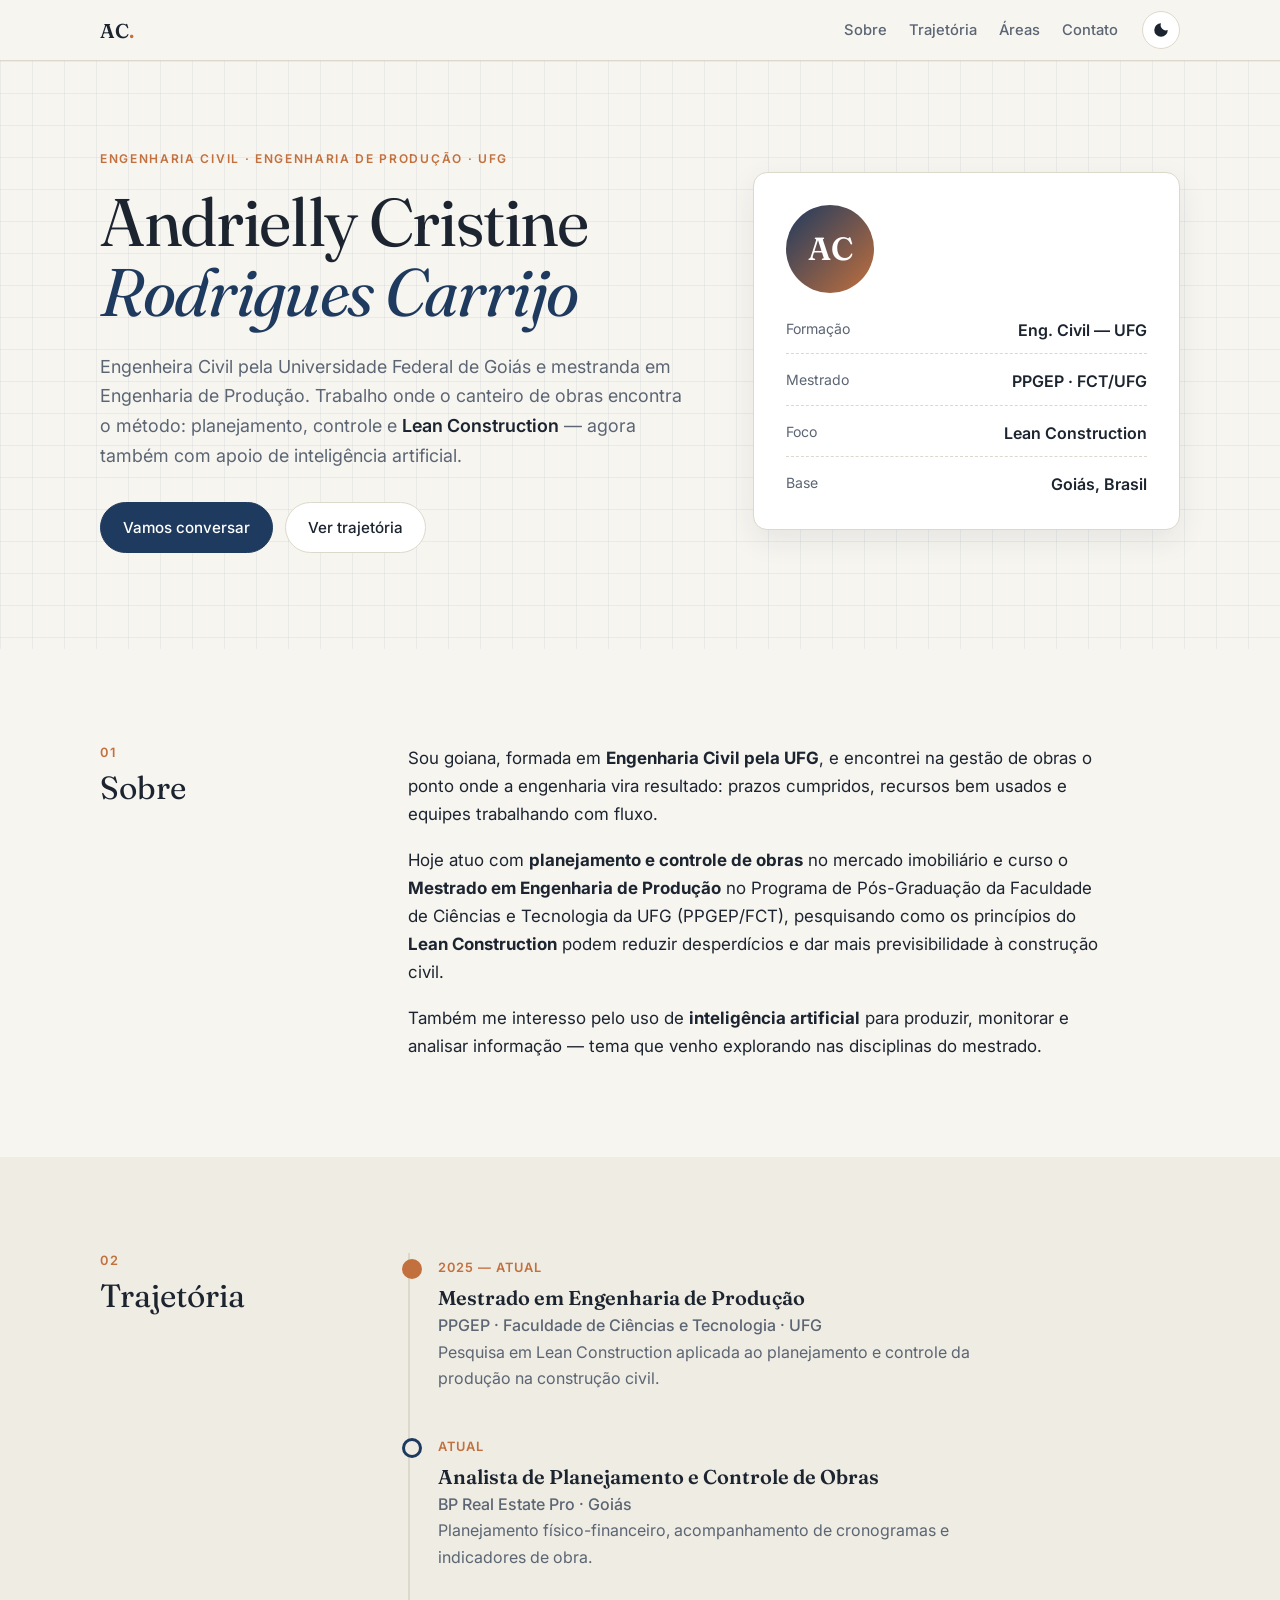
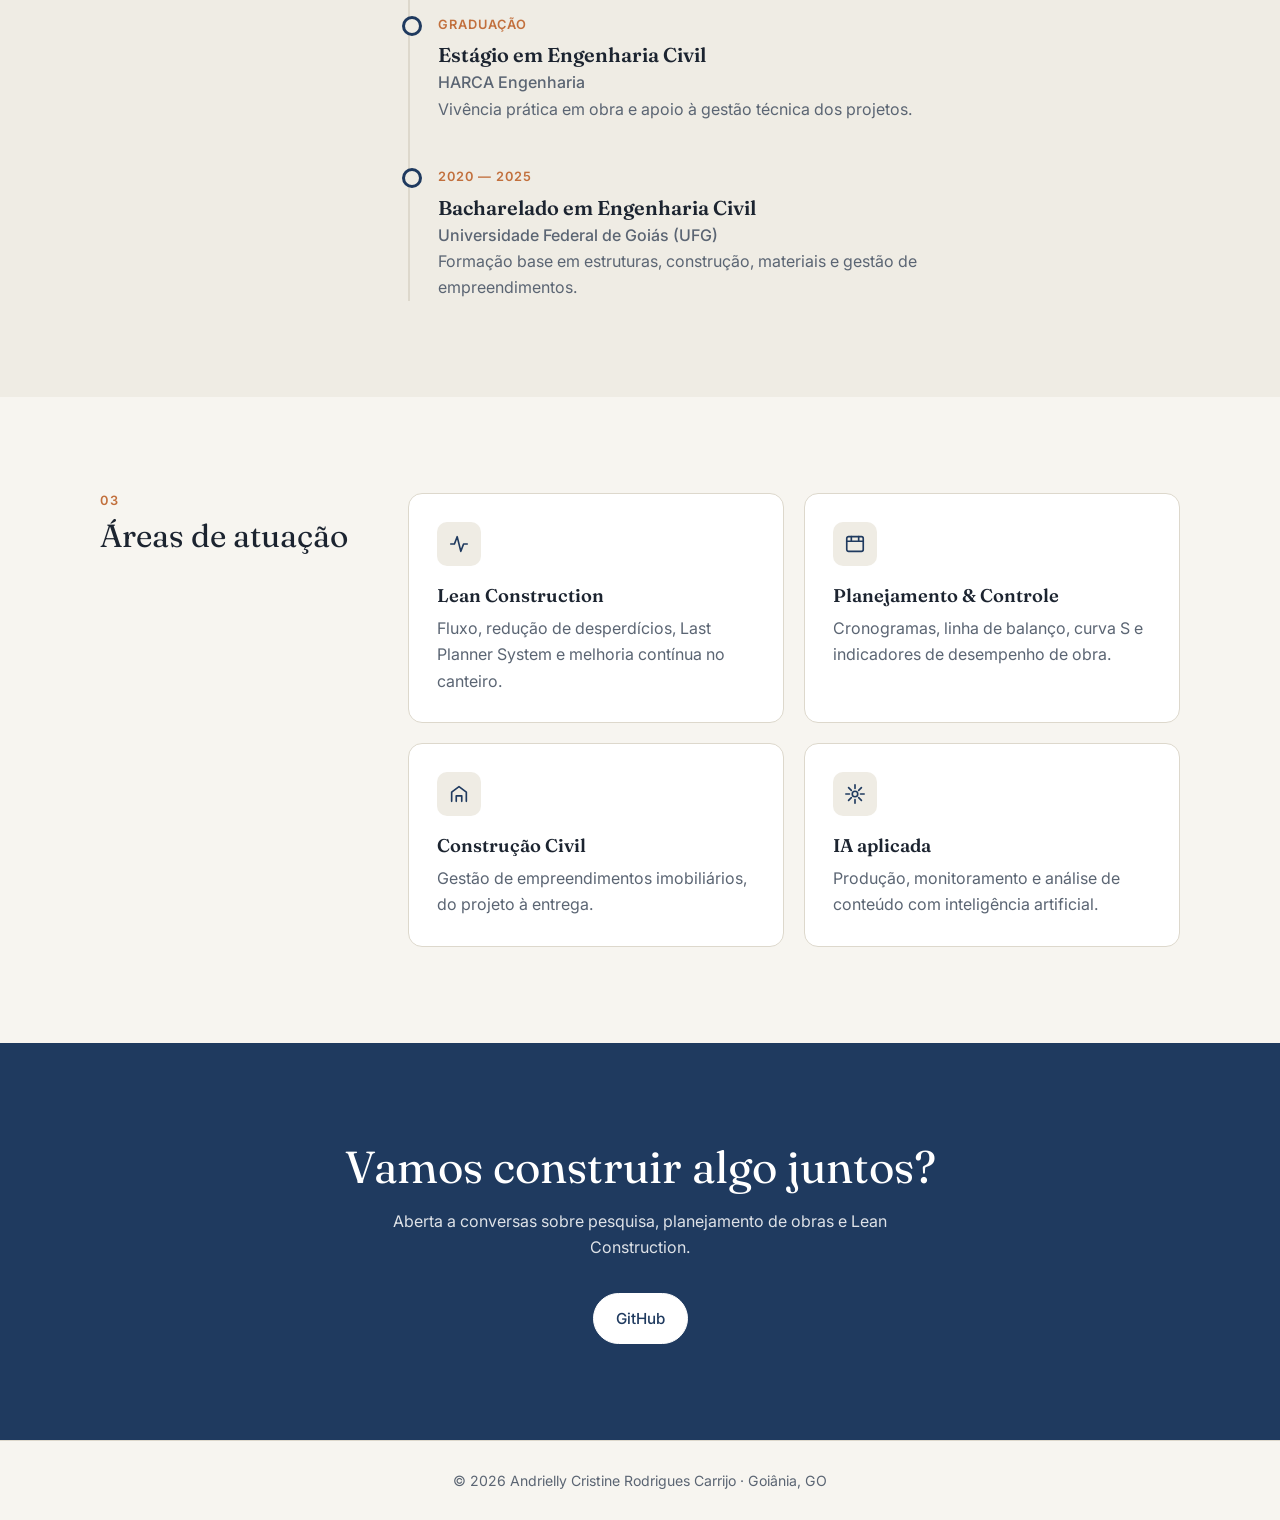
<file: index.html>
<!doctype html>
<html lang="pt-BR">
<head>
  <meta charset="utf-8">
  <meta name="viewport" content="width=device-width, initial-scale=1">
  <title>Andrielly Carrijo</title>
  <meta name="description" content="Andrielly Cristine Rodrigues Carrijo — Engenheira Civil pela UFG, mestranda em Engenharia de Produção (PPGEP/FCT/UFG) com foco em Lean Construction e planejamento e controle de obras.">
  <meta property="og:title" content="Andrielly Carrijo — Engenharia, Lean Construction e Planejamento de Obras">
  <meta property="og:description" content="Engenheira Civil (UFG) e mestranda em Engenharia de Produção, unindo canteiro de obras, Lean Construction e inteligência artificial.">
  <meta property="og:type" content="website">
  <meta name="color-scheme" content="light dark">
  <meta name="theme-color" content="#f7f5f0" media="(prefers-color-scheme: light)">
  <meta name="theme-color" content="#11161d" media="(prefers-color-scheme: dark)">
  <link rel="icon" href="favicon.svg" type="image/svg+xml">
  <script>try{var t=localStorage.getItem("theme");if(t)document.documentElement.setAttribute("data-theme",t)}catch(e){}</script>
  <link rel="preconnect" href="https://fonts.googleapis.com">
  <link rel="preconnect" href="https://fonts.gstatic.com" crossorigin>
  <link href="https://fonts.googleapis.com/css2?family=Fraunces:opsz,wght@9..144,400;9..144,600&family=Inter:wght@400;500;600&display=swap" rel="stylesheet">
  <link rel="stylesheet" href="styles.css">
</head>
<body>
  <a class="skip" href="#conteudo">Pular para o conteúdo</a>

  <header class="topbar">
    <div class="wrap topbar__inner">
      <a href="#inicio" class="brand" aria-label="Início">AC<span>.</span></a>
      <nav class="nav" aria-label="Seções">
        <a href="#sobre">Sobre</a>
        <a href="#trajetoria">Trajetória</a>
        <a href="#areas">Áreas</a>
        <a href="#contato">Contato</a>
      </nav>
      <button class="theme-toggle" type="button" aria-label="Alternar entre modo claro e escuro" title="Alternar modo claro/escuro">
        <svg class="icon-moon" viewBox="0 0 24 24" width="18" height="18" aria-hidden="true"><path fill="currentColor" d="M12 3a9 9 0 1 0 9 9 7 7 0 0 1-9-9Z"/></svg>
        <svg class="icon-sun" viewBox="0 0 24 24" width="18" height="18" aria-hidden="true" fill="none" stroke="currentColor" stroke-width="2" stroke-linecap="round"><circle cx="12" cy="12" r="4.5"/><path d="M12 2v2M12 20v2M2 12h2M20 12h2M4.9 4.9l1.4 1.4M17.7 17.7l1.4 1.4M4.9 19.1l1.4-1.4M17.7 6.3l1.4-1.4"/></svg>
      </button>
    </div>
  </header>

  <main id="conteudo">
    <!-- HERO -->
    <section id="inicio" class="hero">
      <div class="wrap hero__grid">
        <div>
          <p class="eyebrow">Engenharia Civil · Engenharia de Produção · UFG</p>
          <h1>Andrielly Cristine<br><em>Rodrigues Carrijo</em></h1>
          <p class="lede">
            Engenheira Civil pela Universidade Federal de Goiás e mestranda em Engenharia de Produção.
            Trabalho onde o canteiro de obras encontra o método: planejamento, controle e
            <strong>Lean Construction</strong> — agora também com apoio de inteligência artificial.
          </p>
          <div class="cta">
            <a class="btn btn--primary" href="#contato">Vamos conversar</a>
            <a class="btn" href="#trajetoria">Ver trajetória</a>
          </div>
        </div>

        <figure class="hero__card" aria-label="Resumo">
          <div class="monogram" aria-hidden="true">AC</div>
          <dl class="facts">
            <div><dt>Formação</dt><dd>Eng. Civil — UFG</dd></div>
            <div><dt>Mestrado</dt><dd>PPGEP · FCT/UFG</dd></div>
            <div><dt>Foco</dt><dd>Lean Construction</dd></div>
            <div><dt>Base</dt><dd>Goiás, Brasil</dd></div>
          </dl>
        </figure>
      </div>
    </section>

    <!-- SOBRE -->
    <section id="sobre" class="section">
      <div class="wrap two-col">
        <h2 class="section__title"><span>01</span> Sobre</h2>
        <div class="prose">
          <p>
            Sou goiana, formada em <strong>Engenharia Civil pela UFG</strong>, e encontrei na gestão de obras
            o ponto onde a engenharia vira resultado: prazos cumpridos, recursos bem usados e equipes
            trabalhando com fluxo.
          </p>
          <p>
            Hoje atuo com <strong>planejamento e controle de obras</strong> no mercado imobiliário e
            curso o <strong>Mestrado em Engenharia de Produção</strong> no Programa de Pós-Graduação da
            Faculdade de Ciências e Tecnologia da UFG (PPGEP/FCT), pesquisando como os princípios do
            <strong>Lean Construction</strong> podem reduzir desperdícios e dar mais previsibilidade à
            construção civil.
          </p>
          <p>
            Também me interesso pelo uso de <strong>inteligência artificial</strong> para produzir,
            monitorar e analisar informação — tema que venho explorando nas disciplinas do mestrado.
          </p>
        </div>
      </div>
    </section>

    <!-- TRAJETÓRIA -->
    <section id="trajetoria" class="section section--alt">
      <div class="wrap two-col">
        <h2 class="section__title"><span>02</span> Trajetória</h2>
        <ol class="timeline">
          <li class="reveal">
            <span class="timeline__date">2025 — atual</span>
            <h3>Mestrado em Engenharia de Produção</h3>
            <p class="timeline__org">PPGEP · Faculdade de Ciências e Tecnologia · UFG</p>
            <p>Pesquisa em Lean Construction aplicada ao planejamento e controle da produção na construção civil.</p>
          </li>
          <li class="reveal">
            <span class="timeline__date">Atual</span>
            <h3>Analista de Planejamento e Controle de Obras</h3>
            <p class="timeline__org">BP Real Estate Pro · Goiás</p>
            <p>Planejamento físico-financeiro, acompanhamento de cronogramas e indicadores de obra.</p>
          </li>
          <li class="reveal">
            <span class="timeline__date">Graduação</span>
            <h3>Estágio em Engenharia Civil</h3>
            <p class="timeline__org">HARCA Engenharia</p>
            <p>Vivência prática em obra e apoio à gestão técnica dos projetos.</p>
          </li>
          <li class="reveal">
            <span class="timeline__date">2020 — 2025</span>
            <h3>Bacharelado em Engenharia Civil</h3>
            <p class="timeline__org">Universidade Federal de Goiás (UFG)</p>
            <p>Formação base em estruturas, construção, materiais e gestão de empreendimentos.</p>
          </li>
        </ol>
      </div>
    </section>

    <!-- ÁREAS -->
    <section id="areas" class="section">
      <div class="wrap two-col">
        <h2 class="section__title"><span>03</span> Áreas de atuação</h2>
        <div class="cards">
          <article class="card reveal">
            <div class="card__icon" aria-hidden="true">
              <svg viewBox="0 0 24 24"><path d="M3 12h4l3-8 4 16 3-8h4" /></svg>
            </div>
            <h3>Lean Construction</h3>
            <p>Fluxo, redução de desperdícios, Last Planner System e melhoria contínua no canteiro.</p>
          </article>
          <article class="card reveal">
            <div class="card__icon" aria-hidden="true">
              <svg viewBox="0 0 24 24"><rect x="3" y="4" width="18" height="16" rx="2"/><path d="M3 9h18M8 4v5M16 4v5"/></svg>
            </div>
            <h3>Planejamento &amp; Controle</h3>
            <p>Cronogramas, linha de balanço, curva S e indicadores de desempenho de obra.</p>
          </article>
          <article class="card reveal">
            <div class="card__icon" aria-hidden="true">
              <svg viewBox="0 0 24 24"><path d="M4 20V10l8-6 8 6v10"/><path d="M9 20v-6h6v6"/></svg>
            </div>
            <h3>Construção Civil</h3>
            <p>Gestão de empreendimentos imobiliários, do projeto à entrega.</p>
          </article>
          <article class="card reveal">
            <div class="card__icon" aria-hidden="true">
              <svg viewBox="0 0 24 24"><circle cx="12" cy="12" r="3"/><path d="M12 2v4M12 18v4M2 12h4M18 12h4M5 5l3 3M16 16l3 3M5 19l3-3M16 8l3-3"/></svg>
            </div>
            <h3>IA aplicada</h3>
            <p>Produção, monitoramento e análise de conteúdo com inteligência artificial.</p>
          </article>
        </div>
      </div>
    </section>

    <!-- CONTATO -->
    <section id="contato" class="section section--contact">
      <div class="wrap contact">
        <h2>Vamos construir algo juntos?</h2>
        <p>Aberta a conversas sobre pesquisa, planejamento de obras e Lean Construction.</p>
        <div class="contact__links">
          <!-- TODO: descomente e coloque o endereço do seu LinkedIn -->
          <!-- <a class="btn" href="https://www.linkedin.com/in/SEU_PERFIL" target="_blank" rel="noopener">LinkedIn</a> -->
          <a class="btn btn--primary" href="https://github.com/andriellycarrijo123-sys" target="_blank" rel="noopener">GitHub</a>
          <!-- TODO: adicione seu link do Currículo Lattes, se quiser -->
          <!-- <a class="btn" href="http://lattes.cnpq.br/SEU_ID" target="_blank" rel="noopener">Lattes</a> -->
          <!-- TODO: adicione seu e-mail, se quiser -->
          <!-- <a class="btn" href="mailto:seu@email.com">E-mail</a> -->
        </div>
      </div>
    </section>
  </main>

  <footer class="footer">
    <div class="wrap">
      <p>© <span id="ano">2026</span> Andrielly Cristine Rodrigues Carrijo · Goiânia, GO</p>
    </div>
  </footer>

  <script src="script.js"></script>
</body>
</html>
</file>
<file: styles.css>
:root {
  --bg: #f7f5f0;
  --bg-alt: #efece4;
  --surface: #ffffff;
  --text: #1c2430;
  --muted: #5b6573;
  --line: #ddd8cc;
  --accent: #1f3a5f;
  --accent-2: #c2703d;
  --accent-contrast: #ffffff;
  --grid: rgba(31, 58, 95, 0.06);
  --shadow: 0 10px 30px rgba(28, 36, 48, 0.08);
  --radius: 14px;
  --serif: "Fraunces", Georgia, serif;
  --sans: "Inter", system-ui, -apple-system, "Segoe UI", sans-serif;
}

@media (prefers-color-scheme: dark) {
  :root:not([data-theme="light"]) {
    --bg: #11161d;
    --bg-alt: #161c25;
    --surface: #1b2230;
    --text: #e8e4da;
    --muted: #a0a8b5;
    --line: #2a3342;
    --accent: #8fb3e0;
    --accent-2: #e59a68;
    --accent-contrast: #0e1520;
    --grid: rgba(143, 179, 224, 0.05);
    --shadow: 0 10px 30px rgba(0, 0, 0, 0.35);
  }
}
:root[data-theme="light"] { color-scheme: light; }
:root[data-theme="dark"] {
  color-scheme: dark;
  --bg: #11161d;
  --bg-alt: #161c25;
  --surface: #1b2230;
  --text: #e8e4da;
  --muted: #a0a8b5;
  --line: #2a3342;
  --accent: #8fb3e0;
  --accent-2: #e59a68;
  --accent-contrast: #0e1520;
  --grid: rgba(143, 179, 224, 0.05);
  --shadow: 0 10px 30px rgba(0, 0, 0, 0.35);
}

* { box-sizing: border-box; }
html { scroll-behavior: smooth; scroll-padding-top: 72px; }
body {
  margin: 0;
  background: var(--bg);
  color: var(--text);
  font: 16px/1.65 var(--sans);
  -webkit-font-smoothing: antialiased;
  overflow-x: hidden;
}
img, svg { display: block; max-width: 100%; }
a { color: var(--accent); }
h1, h2, h3 { line-height: 1.15; margin: 0; }

.wrap { width: min(1080px, 100% - 32px); margin-inline: auto; }

.skip { position: absolute; left: -999px; }
.skip:focus { left: 16px; top: 16px; z-index: 100; background: var(--surface); padding: 8px 12px; border-radius: 8px; }

/* Top bar */
.topbar {
  position: sticky; top: 0; z-index: 50;
  background: color-mix(in srgb, var(--bg) 85%, transparent);
  backdrop-filter: blur(10px);
  border-bottom: 1px solid var(--line);
}
.topbar__inner { display: flex; align-items: center; gap: 24px; height: 60px; }
.brand { font: 600 1.25rem var(--serif); color: var(--text); text-decoration: none; margin-right: auto; }
.brand span { color: var(--accent-2); }
.nav { display: flex; gap: 22px; }
.nav a { color: var(--muted); text-decoration: none; font-size: .92rem; font-weight: 500; }
.nav a:hover { color: var(--text); }
.theme-toggle {
  border: 1px solid var(--line); background: var(--surface); color: var(--text);
  width: 38px; height: 38px; border-radius: 50%; display: grid; place-items: center; cursor: pointer;
  transition: transform .2s ease, border-color .2s ease;
}
.theme-toggle:hover { transform: rotate(-15deg); border-color: var(--accent); }
.theme-toggle:focus-visible { outline: 2px solid var(--accent); outline-offset: 2px; }
.theme-toggle svg { grid-area: 1 / 1; }

/* Ícone: lua no modo claro, sol no modo escuro */
.icon-sun { display: none; }
:root[data-theme="dark"] .icon-moon { display: none; }
:root[data-theme="dark"] .icon-sun { display: block; }
@media (prefers-color-scheme: dark) {
  :root:not([data-theme="light"]) .icon-moon { display: none; }
  :root:not([data-theme="light"]) .icon-sun { display: block; }
}

/* Transição suave ao trocar de tema */
body, .topbar, .hero__card, .card, .section--alt, .btn, .theme-toggle, .footer {
  transition-property: background-color, color, border-color, transform, box-shadow;
  transition-duration: .3s, .3s, .3s, .15s, .15s;
}

/* Hero */
.hero {
  padding: 88px 0 96px;
  background-image:
    linear-gradient(var(--grid) 1px, transparent 1px),
    linear-gradient(90deg, var(--grid) 1px, transparent 1px);
  background-size: 32px 32px;
}
.hero__grid { display: grid; grid-template-columns: 1.4fr 1fr; gap: 56px; align-items: center; }
.eyebrow { text-transform: uppercase; letter-spacing: .14em; font-size: .75rem; font-weight: 600; color: var(--accent-2); margin: 0 0 18px; }
.hero h1 { font: 400 clamp(2.4rem, 5.5vw, 4.2rem)/1.05 var(--serif); letter-spacing: -.02em; }
.hero h1 em { font-style: italic; color: var(--accent); }
.lede { font-size: 1.12rem; color: var(--muted); max-width: 56ch; margin: 24px 0 32px; }
.lede strong { color: var(--text); font-weight: 600; }

.cta, .contact__links { display: flex; flex-wrap: wrap; gap: 12px; }
.btn {
  display: inline-flex; align-items: center; padding: 12px 22px; border-radius: 999px;
  border: 1px solid var(--line); background: var(--surface); color: var(--text);
  text-decoration: none; font-weight: 500; font-size: .95rem;
  transition: transform .15s ease, box-shadow .15s ease, background-color .3s, color .3s, border-color .3s;
}
.btn:hover { transform: translateY(-2px); box-shadow: var(--shadow); }
.btn--primary { background: var(--accent); border-color: var(--accent); color: var(--accent-contrast); }

.hero__card {
  margin: 0; background: var(--surface); border: 1px solid var(--line);
  border-radius: var(--radius); padding: 32px; box-shadow: var(--shadow);
}
.monogram {
  width: 88px; height: 88px; border-radius: 50%;
  display: grid; place-items: center;
  font: 600 2rem var(--serif); color: var(--accent-contrast);
  background: linear-gradient(135deg, var(--accent), var(--accent-2));
  margin-bottom: 24px;
}
.facts { margin: 0; display: grid; gap: 14px; }
.facts div { display: flex; justify-content: space-between; gap: 16px; border-bottom: 1px dashed var(--line); padding-bottom: 10px; }
.facts div:last-child { border-bottom: 0; padding-bottom: 0; }
.facts dt { color: var(--muted); font-size: .88rem; }
.facts dd { margin: 0; font-weight: 600; text-align: right; }

/* Sections */
.section { padding: 96px 0; }
.section--alt { background: var(--bg-alt); }
.two-col { display: grid; grid-template-columns: 260px 1fr; gap: 48px; }
.section__title { font: 400 2rem var(--serif); position: sticky; top: 90px; align-self: start; }
.section__title span { display: block; font: 600 .8rem var(--sans); letter-spacing: .14em; color: var(--accent-2); margin-bottom: 8px; }
.prose p { margin: 0 0 18px; font-size: 1.06rem; max-width: 64ch; }
.prose p:last-child { margin-bottom: 0; }

/* Timeline */
.timeline { list-style: none; margin: 0; padding: 0 0 0 28px; border-left: 2px solid var(--line); }
.timeline li { position: relative; padding-bottom: 40px; }
.timeline li:last-child { padding-bottom: 0; }
.timeline li::before {
  content: ""; position: absolute; left: -36px; top: 6px;
  width: 14px; height: 14px; border-radius: 50%;
  background: var(--bg-alt); border: 3px solid var(--accent);
}
.timeline li:first-child::before { background: var(--accent-2); border-color: var(--accent-2); }
.timeline__date { font-size: .8rem; font-weight: 600; letter-spacing: .08em; text-transform: uppercase; color: var(--accent-2); }
.timeline h3 { font: 600 1.25rem var(--serif); margin: 6px 0 2px; }
.timeline__org { color: var(--accent); font-weight: 500; margin: 0 0 8px; }
.timeline p { margin: 0; color: var(--muted); max-width: 60ch; }

/* Cards */
.cards { display: grid; grid-template-columns: repeat(2, 1fr); gap: 20px; }
.card {
  background: var(--surface); border: 1px solid var(--line); border-radius: var(--radius);
  padding: 28px; transition: transform .2s ease, box-shadow .2s ease, background-color .3s, border-color .3s;
}
.card:hover { transform: translateY(-4px); box-shadow: var(--shadow); }
.card__icon { width: 44px; height: 44px; border-radius: 10px; background: var(--bg-alt); display: grid; place-items: center; margin-bottom: 18px; }
.card__icon svg { width: 22px; height: 22px; fill: none; stroke: var(--accent); stroke-width: 1.8; stroke-linecap: round; stroke-linejoin: round; }
.card h3 { font: 600 1.15rem var(--serif); margin-bottom: 8px; }
.card p { margin: 0; color: var(--muted); }

/* Contact */
.section--contact { background: var(--accent); color: var(--accent-contrast); text-align: center; }
.contact h2 { font: 400 clamp(1.8rem, 4vw, 2.8rem) var(--serif); }
.contact p { opacity: .85; margin: 14px auto 32px; max-width: 50ch; }
.contact__links { justify-content: center; }
.section--contact .btn { background: transparent; color: var(--accent-contrast); border-color: color-mix(in srgb, var(--accent-contrast) 40%, transparent); }
.section--contact .btn--primary { background: var(--accent-contrast); color: var(--accent); border-color: var(--accent-contrast); }

.footer { padding: 28px 0; border-top: 1px solid var(--line); color: var(--muted); font-size: .88rem; text-align: center; }
.footer p { margin: 0; }

/* Reveal animation */
.reveal { opacity: 0; transform: translateY(16px); transition: opacity .6s ease, transform .6s ease; }
.reveal.is-visible { opacity: 1; transform: none; }
@media (prefers-reduced-motion: reduce) {
  html { scroll-behavior: auto; }
  .reveal { opacity: 1; transform: none; transition: none; }
}

/* Responsive */
@media (max-width: 860px) {
  .hero { padding: 56px 0 64px; }
  .hero__grid, .two-col { grid-template-columns: 1fr; gap: 32px; }
  .section { padding: 64px 0; }
  .section__title { position: static; }
  .cards { grid-template-columns: 1fr; }
}
@media (max-width: 560px) {
  .nav { display: none; }
  .hero__card { padding: 24px; }
}
</file>
